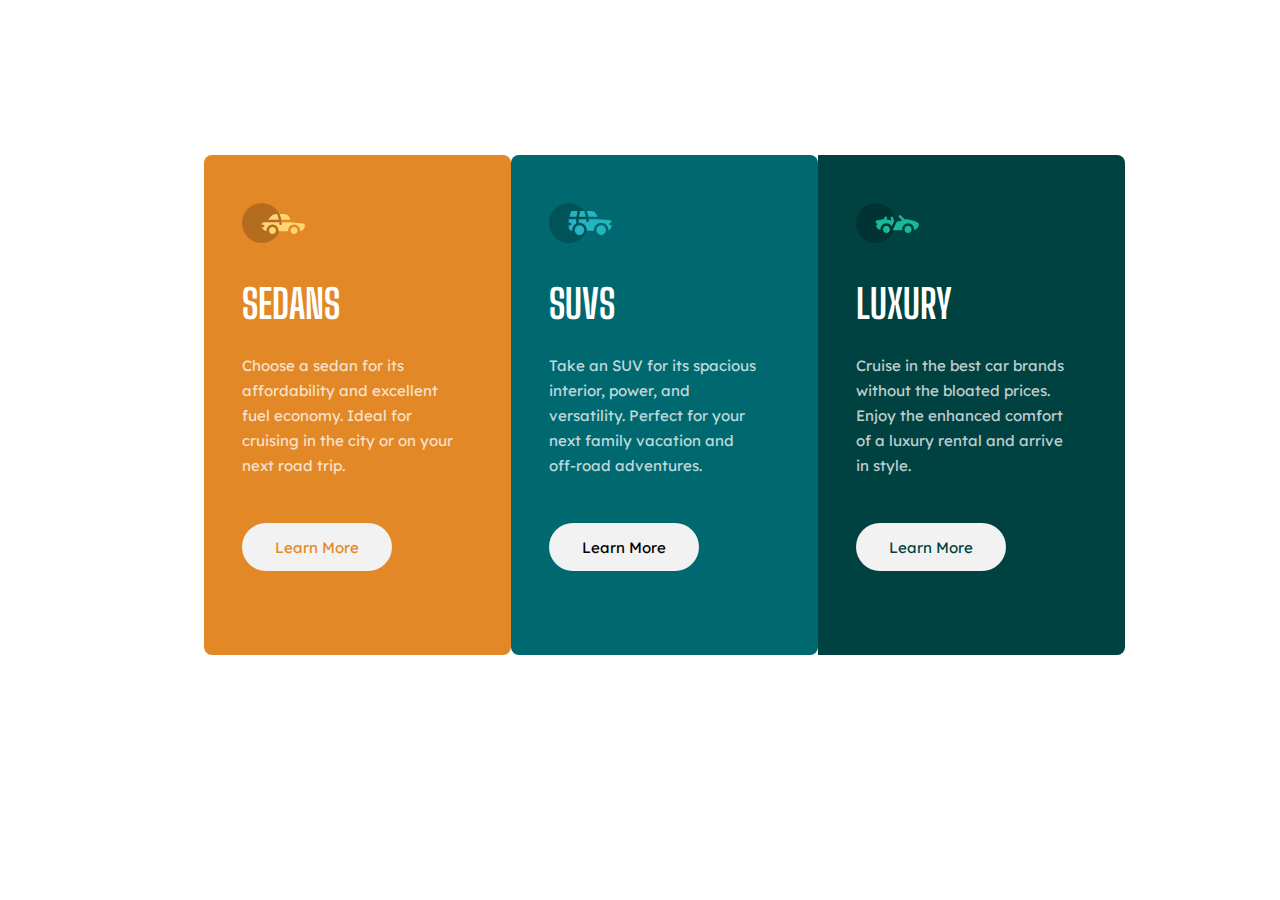
<file: index.html>
<!DOCTYPE html>
<html lang="en">
  <head>
    <meta charset="UTF-8" />
    <meta name="viewport" content="width=device-width, initial-scale=1.0" />
    <!-- displays site properly based on user's device -->

    <link
      rel="icon"
      type="image/png"
      sizes="32x32"
      href="./images/favicon-32x32.png"
    />
    <link rel="preconnect" href="https://fonts.googleapis.com" />
    <link rel="preconnect" href="https://fonts.gstatic.com" crossorigin />
    <link
      href="https://fonts.googleapis.com/css2?family=Big+Shoulders+Display:wght@700&family=Lexend+Deca&display=swap"
      rel="stylesheet"
    />
    <title>Frontend Mentor Challenge | 3-column preview card component</title>
    <link rel="stylesheet" href="style.css" />
  </head>

  <body>
    <div class="container">
      <aside class="column-1">
        <div class="c-items">
          <img
            src="images/icon-sedans.svg"
            alt="small icon of sedan"
            class="img-sedan img"
          />
          <h1 class="h-sedan header">Sedans</h1>
          <p class="sedan-desc">
            Choose a sedan for its affordability and excellent fuel economy.
            Ideal for cruising in the city or on your next road trip.
          </p>
          <button class="sedan-button button" type="button" role="button">
            learn more
          </button>
        </div>
      </aside>
      <aside class="column-2">
        <div class="c-items">
          <img
            src="images/icon-suvs.svg"
            alt="small icon of SUV"
            class="img-suv img"
          />
          <h1 class="h-suv header">SUVs</h1>
          <p class="suv-desc">
            Take an SUV for its spacious interior, power, and versatility.
            Perfect for your next family vacation and off-road adventures.
          </p>
          <button class="suv-button button" type="button" role="button">
            learn more
          </button>
        </div>
      </aside>
      <aside class="column-3">
        <div class="c-items">
          <img
            src="images/icon-luxury.svg"
            alt="small icon of sedan"
            class="img-luxury img"
          />
          <h1 class="h-luxury header">Luxury</h1>
          <p class="luxury-desc">
            Cruise in the best car brands without the bloated prices. Enjoy the
            enhanced comfort of a luxury rental and arrive in style.
          </p>
          <button class="luxury-button button" type="button" role="button">
            learn more
          </button>
        </div>
      </aside>
    </div>
    <!-- <div class="attribution">
      Challenge by
      <a href="https://www.frontendmentor.io?ref=challenge" target="_blank"
        >Frontend Mentor</a
      >. Coded by <a href="#">Your Name Here</a>.
    </div> -->
  </body>
</html>
</file>
<file: style.css>
* {
  margin: 0;
  padding: 0;

  /* border: 2px;
  border-color: rgb(126, 126, 190);
  border-style: solid; */
  /* background-color: aquamarine; */
}

:root {
  /* font size */
  --fs-200: 0.8125rem; /* 13px */
  --fs-300: 0.875rem; /* 14px */
  --fs-400: 0.9375rem; /* 15px */
  --fs-700: 2.5rem; /* 40px */

  /* font weight */
  --fw-semi-bold: 400;
  --fw-bold: 700;

  /* colors */

  --clr-bright: hsl(31, 77%, 52%);
  --clr-dark: hsl(184, 100%, 22%);
  --clr-very-dark: hsl(179, 100%, 13%);

  --clr-very-light: hsla(0, 0%, 100%); /* text */

  --clr-txt-normal: hsl(0, 0%, 95%, 1); /* background, headings, buttons */

  /* font family */

  --ff-header: "Big Shoulders Display", cursive;
  --ff-body: "Lexend Deca", sans-serif;
}

.header {
  font-family: var(--ff-header);
  font-size: var(--fs-700);
  color: var(--clr-very-light);
  text-transform: uppercase;
  margin-bottom: 25px;
}

p {
  font-family: var(--ff-body);
  font-weight: var(--fw-semi-bold);
  font-size: var(--fs-400);
  color: var(--clr-very-light);
  line-height: 25px;
  opacity: 0.75;
}

button {
  font-family: var(--ff-body);
  border-radius: 75px;
  border: none;
  background-color: var(--clr-txt-normal);
  text-align: center;
  text-transform: capitalize;
  font-size: var(--fs-400);
  font-weight: var(--fw-semi-bold);
  height: 48px;
  width: 150px;
  margin-top: 45px;
}

button:hover,
button:active {
  cursor: pointer;
  border-style: solid;
  border-color: var(--clr-txt-normal);
  background-color: transparent;
  color: var(--clr-txt-normal);
}
.luxury-button {
  color: var(--clr-very-dark);
}
.SUV-button {
  color: var(--clr-dark);
}
.sedan-button {
  color: var(--clr-bright);
}

img {
  margin-top: 48px;
  margin-bottom: 33px;
  height: 40px;
  width: 63px;
}

.container {
  display: grid;
  grid-template-rows: repeat(3, 442px);
  justify-content: center;
}

.column-1 {
  background-color: var(--clr-bright);
  justify-content: center;
  border-radius: 8px;
  height: 442px;
}

.column-2 {
  background-color: var(--clr-dark);
  border-radius: 8px;
  height: 442px;
}

.column-3 {
  background-color: var(--clr-very-dark);
  border-radius: 0 8px 8px 0;
  height: 442px;
}

aside {
  display: flex;
  align-items: stretch;
}

.c-items {
  margin-left: 38px;
  margin-right: 45px;
}

@media screen and (min-width: 440px) {
  .container {
    display: grid;
    grid-template-columns: repeat(3, auto);
    grid-template-rows: 500px;
    margin-left: 48px;
    margin-top: 155px;
  }

  .column-1,
  .column-2,
  .column-3 {
    height: 500px;
    width: 307px;
  }

  .c-items {
    margin-left: 38px;
    margin-right: 55px;
  }
}
</file>
